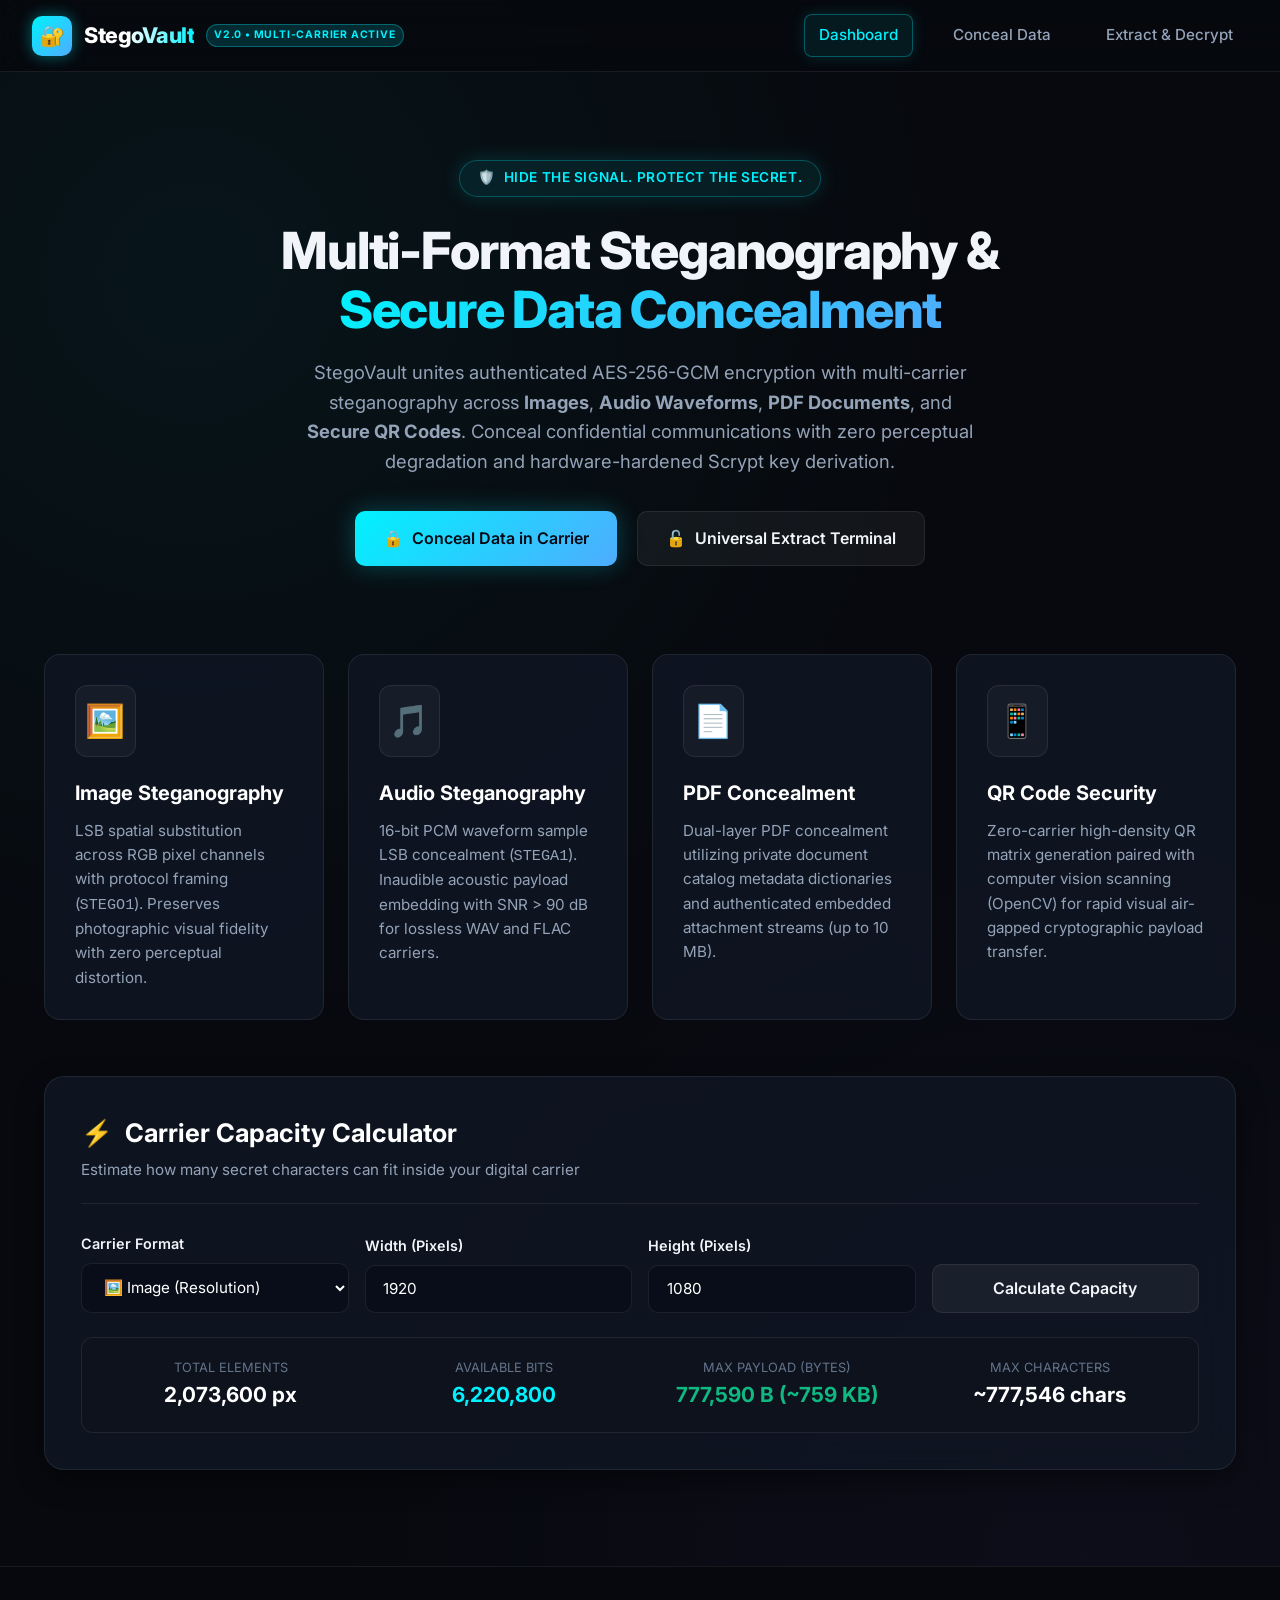
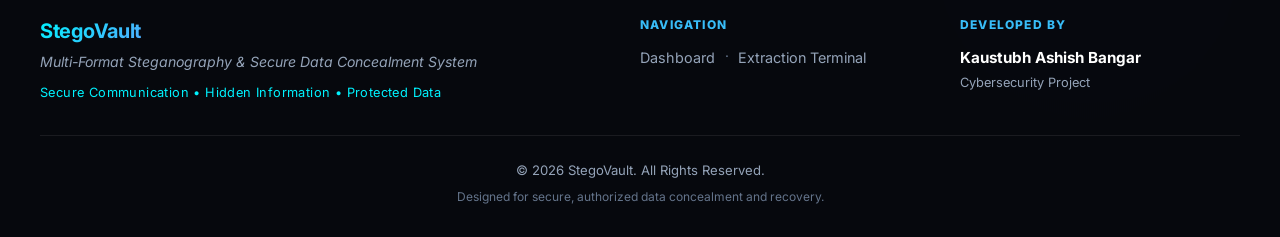
<file: templates/index.html>
<!DOCTYPE html>
<html lang="en">
<head>
  <meta charset="UTF-8">
  <meta name="viewport" content="width=device-width, initial-scale=1.0">
  <title>StegoVault | Multi-Format Steganography & Secure Concealment</title>
  <meta name="description" content="StegoVault: Conceal confidential information inside Images, Audio Waveforms, PDFs, and QR Codes using AES-256-GCM encryption and steganography.">
  <link rel="preconnect" href="https://fonts.googleapis.com">
  <link rel="preconnect" href="https://fonts.gstatic.com" crossorigin>
  <link rel="icon" href="data:image/svg+xml,<svg xmlns='http://www.w3.org/2000/svg' viewBox='0 0 100 100'><text y='.9em' font-size='90'>🔐</text></svg>">
  <link href="https://fonts.googleapis.com/css2?family=Inter:wght@400;500;600;700;800&family=JetBrains+Mono:wght@400;500;700&display=swap" rel="stylesheet">
  <link rel="stylesheet" href="/static/css/style.css">
</head>
<body>

  <!-- Navigation Bar -->
  <nav class="navbar" id="main-nav">
    <a href="/" class="brand-container" id="brand-link">
      <div class="brand-icon">🔐</div>
      <div>
        <div class="brand-title">StegoVault</div>
      </div>
      <span class="brand-badge">v2.0 • Multi-Carrier Active</span>
    </a>

    <ul class="nav-links">
      <li><a href="/" class="nav-link active" id="nav-dashboard">Dashboard</a></li>
      <li><a href="/encode" class="nav-link" id="nav-encode">Conceal Data</a></li>
      <li><a href="/decode" class="nav-link" id="nav-decode">Extract & Decrypt</a></li>
    </ul>
  </nav>

  <!-- Main Content -->
  <main class="main-content">
    
    <!-- Hero Section -->
    <section class="hero" id="hero-section">
      <div class="hero-tagline">
        <span>🛡️</span> Hide the Signal. Protect the Secret.
      </div>
      <h1 class="hero-title">
        Multi-Format Steganography &<br>
        <span>Secure Data Concealment</span>
      </h1>
      <p class="hero-desc">
        StegoVault unites authenticated AES-256-GCM encryption with multi-carrier steganography across <strong>Images</strong>, <strong>Audio Waveforms</strong>, <strong>PDF Documents</strong>, and <strong>Secure QR Codes</strong>. Conceal confidential communications with zero perceptual degradation and hardware-hardened Scrypt key derivation.
      </p>

      <div class="hero-actions">
        <a href="/encode" class="btn btn-primary" id="hero-btn-encode">
          <span>🔒</span> Conceal Data in Carrier
        </a>
        <a href="/decode" class="btn btn-secondary" id="hero-btn-decode">
          <span>🔓</span> Universal Extract Terminal
        </a>
      </div>
    </section>

    <!-- Core Carrier Architecture Cards -->
    <section class="grid-features" id="features-section">
      <div class="feature-card">
        <div class="card-icon">🖼️</div>
        <h3 class="card-title">Image Steganography</h3>
        <p class="card-desc">
          LSB spatial substitution across RGB pixel channels with protocol framing (<code>STEGO1</code>). Preserves photographic visual fidelity with zero perceptual distortion.
        </p>
      </div>

      <div class="feature-card">
        <div class="card-icon">🎵</div>
        <h3 class="card-title">Audio Steganography</h3>
        <p class="card-desc">
          16-bit PCM waveform sample LSB concealment (<code>STEGA1</code>). Inaudible acoustic payload embedding with SNR &gt; 90 dB for lossless WAV and FLAC carriers.
        </p>
      </div>

      <div class="feature-card">
        <div class="card-icon">📄</div>
        <h3 class="card-title">PDF Concealment</h3>
        <p class="card-desc">
          Dual-layer PDF concealment utilizing private document catalog metadata dictionaries and authenticated embedded attachment streams (up to 10 MB).
        </p>
      </div>

      <div class="feature-card">
        <div class="card-icon">📱</div>
        <h3 class="card-title">QR Code Security</h3>
        <p class="card-desc">
          Zero-carrier high-density QR matrix generation paired with computer vision scanning (OpenCV) for rapid visual air-gapped cryptographic payload transfer.
        </p>
      </div>
    </section>

    <!-- Interactive Capacity Calculator Widget -->
    <section style="margin-top: 3.5rem;">
      <div class="glass-panel" id="capacity-calculator-panel">
        <div class="panel-header">
          <div>
            <h2 class="panel-title"><span>⚡</span> Carrier Capacity Calculator</h2>
            <p class="panel-subtitle">Estimate how many secret characters can fit inside your digital carrier</p>
          </div>
        </div>

        <div style="display: grid; grid-template-columns: repeat(auto-fit, minmax(200px, 1fr)); gap: 1rem; align-items: end;">
          <div class="form-group" style="margin-bottom: 0;">
            <label class="form-label" for="calc-carrier-type">Carrier Format</label>
            <select id="calc-carrier-type" class="form-input" onchange="toggleCalcInputs()">
              <option value="image" selected>🖼️ Image (Resolution)</option>
              <option value="audio">🎵 Audio Waveform (Duration)</option>
            </select>
          </div>
          <div class="form-group" id="group-width" style="margin-bottom: 0;">
            <label class="form-label" for="calc-width">Width (Pixels)</label>
            <input type="number" id="calc-width" class="form-input" value="1920" min="10" max="10000">
          </div>
          <div class="form-group" id="group-height" style="margin-bottom: 0;">
            <label class="form-label" for="calc-height">Height (Pixels)</label>
            <input type="number" id="calc-height" class="form-input" value="1080" min="10" max="10000">
          </div>
          <div class="form-group" id="group-duration" style="margin-bottom: 0; display: none;">
            <label class="form-label" for="calc-duration">Duration (Seconds, 44.1kHz Stereo)</label>
            <input type="number" id="calc-duration" class="form-input" value="60" min="1" max="3600">
          </div>
          <div class="form-group" style="margin-bottom: 0;">
            <button class="btn btn-secondary" id="btn-calc" style="width: 100%;">Calculate Capacity</button>
          </div>
        </div>

        <div id="calc-result" style="margin-top: 1.5rem; padding: 1.25rem; background: var(--bg-secondary); border-radius: 12px; border: 1px solid var(--border-subtle); display: grid; grid-template-columns: repeat(auto-fit, minmax(180px, 1fr)); gap: 1rem; text-align: center;">
          <div>
            <div style="color: var(--text-faint); font-size: 0.8rem; text-transform: uppercase;">Total Elements</div>
            <div id="calc-pixels" style="font-size: 1.3rem; font-weight: 700; color: #fff;">2,073,600 px</div>
          </div>
          <div>
            <div style="color: var(--text-faint); font-size: 0.8rem; text-transform: uppercase;">Available Bits</div>
            <div id="calc-bits" style="font-size: 1.3rem; font-weight: 700; color: var(--accent-cyan);">6,220,800</div>
          </div>
          <div>
            <div style="color: var(--text-faint); font-size: 0.8rem; text-transform: uppercase;">Max Payload (Bytes)</div>
            <div id="calc-bytes" style="font-size: 1.3rem; font-weight: 700; color: var(--accent-emerald);">777,590 B (~759 KB)</div>
          </div>
          <div>
            <div style="color: var(--text-faint); font-size: 0.8rem; text-transform: uppercase;">Max Characters</div>
            <div id="calc-chars" style="font-size: 1.3rem; font-weight: 700; color: #fff;">~777,546 chars</div>
          </div>
        </div>
      </div>
    </section>

  </main>

  <!-- Footer -->
  <footer class="footer">
    <div class="footer-container">
      <div class="footer-brand">
        <div class="footer-title"><strong>StegoVault</strong></div>
        <div class="footer-subtitle"><em>Multi-Format Steganography &amp; Secure Data Concealment System</em></div>
        <div class="footer-tagline">Secure Communication • Hidden Information • Protected Data</div>
      </div>

      <div class="footer-nav-col">
        <div class="footer-heading">NAVIGATION</div>
        <div class="footer-links">
          <a href="/" class="footer-link">Dashboard</a>
          <span class="footer-sep">·</span>
          <a href="/decode" class="footer-link">Extraction Terminal</a>
        </div>
      </div>

      <div class="footer-credits">
        <div class="footer-heading">DEVELOPED BY</div>
        <div class="footer-author">Kaustubh Ashish Bangar</div>
        <div class="footer-project-tag">Cybersecurity Project</div>
      </div>
    </div>

    <div class="footer-bottom">
      <div class="footer-copy">&copy; 2026 StegoVault. All Rights Reserved.</div>
      <div class="footer-disclaimer">Designed for secure, authorized data concealment and recovery.</div>
    </div>
  </footer>

  <script>
    const calcType = document.getElementById('calc-carrier-type');
    const widthInput = document.getElementById('calc-width');
    const heightInput = document.getElementById('calc-height');
    const durationInput = document.getElementById('calc-duration');
    const groupWidth = document.getElementById('group-width');
    const groupHeight = document.getElementById('group-height');
    const groupDuration = document.getElementById('group-duration');
    const btnCalc = document.getElementById('btn-calc');

    function toggleCalcInputs() {
      if (calcType.value === 'image') {
        groupWidth.style.display = 'block';
        groupHeight.style.display = 'block';
        groupDuration.style.display = 'none';
      } else {
        groupWidth.style.display = 'none';
        groupHeight.style.display = 'none';
        groupDuration.style.display = 'block';
      }
      updateCapacity();
    }

    function updateCapacity() {
      let elements = 0;
      let bits = 0;

      if (calcType.value === 'image') {
        const w = parseInt(widthInput.value) || 0;
        const h = parseInt(heightInput.value) || 0;
        elements = w * h;
        bits = elements * 3;
        document.getElementById('calc-pixels').innerText = `${elements.toLocaleString()} px`;
      } else {
        const secs = parseFloat(durationInput.value) || 0;
        const totalSamples = secs * 44100 * 2; // 44.1kHz stereo
        elements = totalSamples;
        bits = totalSamples;
        document.getElementById('calc-pixels').innerText = `${Math.round(elements).toLocaleString()} samples`;
      }

      const totalBytes = Math.floor(bits / 8);
      const payloadBytes = Math.max(0, totalBytes - 10);
      const maxChars = Math.max(0, payloadBytes - 44);

      document.getElementById('calc-bits').innerText = bits.toLocaleString();
      document.getElementById('calc-bytes').innerText = `${payloadBytes.toLocaleString()} B (~${(payloadBytes / 1024).toFixed(1)} KB)`;
      document.getElementById('calc-chars').innerText = `~${maxChars.toLocaleString()} chars`;
    }

    widthInput.addEventListener('input', updateCapacity);
    heightInput.addEventListener('input', updateCapacity);
    durationInput.addEventListener('input', updateCapacity);
    btnCalc.addEventListener('click', updateCapacity);
  </script>
</body>
</html>
</file>
<file: static/css/style.css>
/* ==========================================================================
   StegoVault - Cyber Security & Steganography Design System
   "Hide the Signal. Protect the Secret."
   ========================================================================== */

:root {
  /* Color Palette */
  --bg-primary: #07090e;
  --bg-secondary: #0d121d;
  --bg-card: rgba(16, 23, 38, 0.75);
  --bg-card-hover: rgba(22, 32, 54, 0.85);
  --bg-input: rgba(9, 14, 26, 0.9);
  
  --border-subtle: rgba(255, 255, 255, 0.08);
  --border-accent: rgba(0, 242, 254, 0.3);
  --border-focus: #00f2fe;

  --text-main: #f1f5f9;
  --text-muted: #94a3b8;
  --text-faint: #64748b;

  /* Neon & Cyber Accents */
  --accent-cyan: #00f2fe;
  --accent-blue: #38bdf8;
  --accent-indigo: #6366f1;
  --accent-purple: #8b5cf6;
  --accent-emerald: #10b981;
  --accent-crimson: #f43f5e;
  --accent-amber: #f59e0b;

  --gradient-cyber: linear-gradient(135deg, #00f2fe 0%, #4facfe 100%);
  --gradient-shield: linear-gradient(135deg, #8b5cf6 0%, #3b82f6 100%);
  --gradient-glow: linear-gradient(180deg, rgba(0, 242, 254, 0.15) 0%, transparent 100%);
  --gradient-card: linear-gradient(145deg, rgba(255, 255, 255, 0.03) 0%, rgba(255, 255, 255, 0.01) 100%);

  /* Shadows */
  --shadow-sm: 0 4px 6px -1px rgba(0, 0, 0, 0.4);
  --shadow-lg: 0 10px 30px -5px rgba(0, 0, 0, 0.6);
  --shadow-neon: 0 0 25px rgba(0, 242, 254, 0.25);
  --shadow-purple-neon: 0 0 25px rgba(139, 92, 246, 0.3);

  /* Typography */
  --font-sans: 'Inter', -apple-system, BlinkMacSystemFont, 'Segoe UI', Roboto, sans-serif;
  --font-mono: 'JetBrains Mono', 'Fira Code', monospace;

  /* Transitions */
  --transition-fast: 0.15s ease;
  --transition-normal: 0.25s cubic-bezier(0.4, 0, 0.2, 1);
}

/* Base Styles */
*, *::before, *::after {
  box-sizing: border-box;
  margin: 0;
  padding: 0;
}

body {
  font-family: var(--font-sans);
  background-color: var(--bg-primary);
  color: var(--text-main);
  line-height: 1.6;
  min-height: 100vh;
  display: flex;
  flex-direction: column;
  overflow-x: hidden;
  background-image: 
    radial-gradient(circle at 15% 15%, rgba(0, 242, 254, 0.05) 0%, transparent 40%),
    radial-gradient(circle at 85% 85%, rgba(139, 92, 246, 0.05) 0%, transparent 40%);
}

/* Navigation Bar */
.navbar {
  position: sticky;
  top: 0;
  z-index: 100;
  backdrop-filter: blur(16px);
  -webkit-backdrop-filter: blur(16px);
  background: rgba(7, 9, 14, 0.85);
  border-bottom: 1px solid var(--border-subtle);
  padding: 0.9rem 2rem;
  display: flex;
  align-items: center;
  justify-content: space-between;
}

.brand-container {
  display: flex;
  align-items: center;
  gap: 0.75rem;
  text-decoration: none;
  color: var(--text-main);
}

.brand-icon {
  width: 40px;
  height: 40px;
  border-radius: 10px;
  background: var(--gradient-cyber);
  display: flex;
  align-items: center;
  justify-content: center;
  font-size: 1.25rem;
  box-shadow: 0 0 15px rgba(0, 242, 254, 0.4);
}

.brand-title {
  font-size: 1.35rem;
  font-weight: 800;
  letter-spacing: -0.5px;
  background: linear-gradient(90deg, #ffffff 40%, var(--accent-cyan) 100%);
  background-clip: text;
  -webkit-background-clip: text;
  -webkit-text-fill-color: transparent;
}

.brand-badge {
  font-size: 0.65rem;
  text-transform: uppercase;
  font-weight: 700;
  padding: 2px 7px;
  border-radius: 20px;
  background: rgba(0, 242, 254, 0.15);
  color: var(--accent-cyan);
  border: 1px solid rgba(0, 242, 254, 0.3);
  letter-spacing: 0.8px;
}

.nav-links {
  display: flex;
  align-items: center;
  gap: 1.5rem;
  list-style: none;
}

.nav-link {
  color: var(--text-muted);
  text-decoration: none;
  font-size: 0.95rem;
  font-weight: 500;
  padding: 0.5rem 0.9rem;
  border-radius: 8px;
  border: 1px solid transparent;
  cursor: pointer;
  transition: color var(--transition-fast), background-color var(--transition-fast), border-color var(--transition-fast), box-shadow var(--transition-fast);
  display: inline-flex;
  align-items: center;
  gap: 0.5rem;
}

.nav-link:hover {
  color: #fff;
  background: rgba(255, 255, 255, 0.05);
  border-color: var(--border-subtle);
}

.nav-link.active {
  color: var(--accent-cyan);
  background: rgba(0, 242, 254, 0.08);
  border-color: rgba(0, 242, 254, 0.3);
  box-shadow: 0 0 15px rgba(0, 242, 254, 0.15);
}

/* Layout Container */
.main-content {
  flex: 1;
  max-width: 1240px;
  margin: 0 auto;
  width: 100%;
  padding: 2.5rem 1.5rem 4rem;
}

/* Hero Section */
.hero {
  text-align: center;
  padding: 3rem 1rem 3.5rem;
  position: relative;
}

.hero-tagline {
  display: inline-flex;
  align-items: center;
  gap: 0.5rem;
  background: rgba(0, 242, 254, 0.08);
  border: 1px solid rgba(0, 242, 254, 0.25);
  padding: 0.4rem 1.1rem;
  border-radius: 30px;
  color: var(--accent-cyan);
  font-size: 0.85rem;
  font-weight: 600;
  letter-spacing: 0.6px;
  text-transform: uppercase;
  margin-bottom: 1.5rem;
  box-shadow: 0 0 20px rgba(0, 242, 254, 0.15);
}

.hero-title {
  font-size: 3.2rem;
  font-weight: 800;
  letter-spacing: -1.2px;
  line-height: 1.15;
  margin-bottom: 1.25rem;
}

.hero-title span {
  background: var(--gradient-cyber);
  background-clip: text;
  -webkit-background-clip: text;
  -webkit-text-fill-color: transparent;
}

.hero-desc {
  max-width: 680px;
  margin: 0 auto 2.2rem;
  color: var(--text-muted);
  font-size: 1.15rem;
}

.hero-actions {
  display: flex;
  justify-content: center;
  gap: 1.2rem;
  flex-wrap: wrap;
}

/* Primary and Secondary Buttons */
.btn {
  display: inline-flex;
  align-items: center;
  justify-content: center;
  gap: 0.6rem;
  padding: 0.85rem 1.75rem;
  border-radius: 10px;
  font-size: 1rem;
  font-weight: 600;
  text-decoration: none;
  cursor: pointer;
  border: none;
  transition: var(--transition-normal);
  font-family: var(--font-sans);
}

.btn-primary {
  background: var(--gradient-cyber);
  color: #050a14;
  box-shadow: var(--shadow-neon);
}

.btn-primary:hover {
  transform: translateY(-2px);
  box-shadow: 0 0 35px rgba(0, 242, 254, 0.5);
}

.btn-secondary {
  background: rgba(255, 255, 255, 0.05);
  color: var(--text-main);
  border: 1px solid var(--border-subtle);
}

.btn-secondary:hover {
  background: rgba(255, 255, 255, 0.1);
  border-color: rgba(255, 255, 255, 0.2);
  transform: translateY(-2px);
}

.btn-purple {
  background: var(--gradient-shield);
  color: #fff;
  box-shadow: var(--shadow-purple-neon);
}

.btn-purple:hover {
  transform: translateY(-2px);
  box-shadow: 0 0 35px rgba(139, 92, 246, 0.5);
}

.btn-sm {
  padding: 0.5rem 1rem;
  font-size: 0.85rem;
  border-radius: 6px;
}

/* Feature Grid */
.grid-features {
  display: grid;
  grid-template-columns: repeat(auto-fit, minmax(280px, 1fr));
  gap: 1.5rem;
  margin-top: 2rem;
}

.feature-card {
  background: var(--bg-card);
  backdrop-filter: blur(12px);
  border: 1px solid var(--border-subtle);
  border-radius: 16px;
  padding: 1.85rem;
  transition: var(--transition-normal);
  position: relative;
  overflow: hidden;
}

.feature-card::before {
  content: '';
  position: absolute;
  top: 0;
  left: 0;
  right: 0;
  height: 3px;
  background: var(--gradient-cyber);
  opacity: 0;
  transition: var(--transition-fast);
}

.feature-card:hover {
  background: var(--bg-card-hover);
  border-color: var(--border-accent);
  transform: translateY(-4px);
  box-shadow: var(--shadow-lg);
}

.feature-card:hover::before {
  opacity: 1;
}

.card-icon {
  font-size: 2rem;
  margin-bottom: 1.25rem;
  display: inline-block;
  padding: 0.6rem;
  border-radius: 12px;
  background: rgba(255, 255, 255, 0.04);
  border: 1px solid var(--border-subtle);
}

.card-title {
  font-size: 1.25rem;
  font-weight: 700;
  margin-bottom: 0.6rem;
  color: #fff;
}

.card-desc {
  color: var(--text-muted);
  font-size: 0.95rem;
}

/* Form / Panel Container */
.panel-container {
  max-width: 860px;
  margin: 0 auto;
}

.glass-panel {
  background: var(--bg-card);
  backdrop-filter: blur(16px);
  -webkit-backdrop-filter: blur(16px);
  border: 1px solid var(--border-subtle);
  border-radius: 20px;
  padding: 2.25rem;
  box-shadow: var(--shadow-lg);
  margin-bottom: 2rem;
  position: relative;
}

.panel-header {
  margin-bottom: 1.75rem;
  border-bottom: 1px solid var(--border-subtle);
  padding-bottom: 1.25rem;
  display: flex;
  align-items: center;
  justify-content: space-between;
}

.panel-title {
  font-size: 1.6rem;
  font-weight: 700;
  color: #fff;
  display: flex;
  align-items: center;
  gap: 0.75rem;
}

.panel-subtitle {
  color: var(--text-muted);
  font-size: 0.95rem;
  margin-top: 0.25rem;
}

/* Form Groups & Inputs */
.form-group {
  margin-bottom: 1.6rem;
}

.form-label {
  display: block;
  font-size: 0.9rem;
  font-weight: 600;
  color: var(--text-main);
  margin-bottom: 0.5rem;
  display: flex;
  align-items: center;
  justify-content: space-between;
}

.form-label span.hint {
  font-size: 0.8rem;
  color: var(--text-faint);
  font-weight: 400;
}

.form-input, .form-textarea {
  width: 100%;
  padding: 0.85rem 1.1rem;
  background: var(--bg-input);
  border: 1px solid var(--border-subtle);
  border-radius: 10px;
  color: #fff;
  font-family: var(--font-sans);
  font-size: 0.95rem;
  transition: var(--transition-fast);
}

.form-input:focus, .form-textarea:focus {
  outline: none;
  border-color: var(--accent-cyan);
  box-shadow: 0 0 0 3px rgba(0, 242, 254, 0.15);
}

.form-textarea {
  min-height: 120px;
  resize: vertical;
}

.password-wrapper {
  position: relative;
  display: flex;
  align-items: center;
}

.password-toggle {
  position: absolute;
  right: 12px;
  background: none;
  border: none;
  color: var(--text-muted);
  cursor: pointer;
  font-size: 1.1rem;
  padding: 4px 8px;
}

.password-toggle:hover {
  color: #fff;
}

/* Dropzone Upload */
.upload-dropzone {
  border: 2px dashed rgba(255, 255, 255, 0.15);
  border-radius: 14px;
  padding: 2.2rem 1.5rem;
  text-align: center;
  background: rgba(255, 255, 255, 0.015);
  cursor: pointer;
  transition: var(--transition-normal);
  position: relative;
}

.upload-dropzone:hover, .upload-dropzone.dragover {
  border-color: var(--accent-cyan);
  background: rgba(0, 242, 254, 0.04);
  box-shadow: 0 0 20px rgba(0, 242, 254, 0.1);
}

.dropzone-icon {
  font-size: 2.5rem;
  margin-bottom: 0.75rem;
  color: var(--accent-cyan);
}

.dropzone-title {
  font-size: 1.05rem;
  font-weight: 600;
  color: #fff;
  margin-bottom: 0.25rem;
}

.dropzone-subtitle {
  color: var(--text-muted);
  font-size: 0.85rem;
}

.file-input-hidden {
  display: none;
}

/* File Preview Card */
.preview-card {
  display: none;
  margin-top: 1.25rem;
  background: var(--bg-secondary);
  border: 1px solid var(--border-subtle);
  border-radius: 12px;
  padding: 1rem;
  align-items: center;
  gap: 1.25rem;
}

.preview-thumbnail {
  width: 70px;
  height: 70px;
  object-fit: cover;
  border-radius: 8px;
  border: 1px solid var(--border-subtle);
}

.preview-details {
  flex: 1;
}

.preview-name {
  font-size: 0.95rem;
  font-weight: 600;
  color: #fff;
  word-break: break-all;
}

.preview-meta {
  font-size: 0.8rem;
  color: var(--text-muted);
  margin-top: 0.25rem;
}

/* Carrier Capacity Meter */
.capacity-meter-box {
  background: rgba(0, 242, 254, 0.04);
  border: 1px solid rgba(0, 242, 254, 0.2);
  border-radius: 12px;
  padding: 1rem 1.25rem;
  margin-top: 1rem;
  display: none;
}

.capacity-header {
  display: flex;
  justify-content: space-between;
  align-items: center;
  font-size: 0.85rem;
  margin-bottom: 0.5rem;
}

.capacity-title {
  font-weight: 600;
  color: var(--accent-cyan);
  display: flex;
  align-items: center;
  gap: 0.4rem;
}

.capacity-stats {
  font-family: var(--font-mono);
  color: var(--text-muted);
  font-size: 0.8rem;
}

.progress-bar-bg {
  width: 100%;
  height: 7px;
  background: rgba(255, 255, 255, 0.08);
  border-radius: 10px;
  overflow: hidden;
}

.progress-bar-fill {
  height: 100%;
  background: var(--gradient-cyber);
  width: 0%;
  transition: width 0.4s ease;
}

/* Result Card */
.result-box {
  background: var(--bg-secondary);
  border: 1px solid var(--border-subtle);
  border-radius: 14px;
  padding: 1.75rem;
  margin-top: 1.75rem;
}

.result-box.success {
  border-color: rgba(16, 185, 129, 0.4);
  background: linear-gradient(180deg, rgba(16, 185, 129, 0.06) 0%, rgba(13, 18, 29, 0.8) 100%);
}

.result-box.error {
  border-color: rgba(244, 63, 94, 0.4);
  background: linear-gradient(180deg, rgba(244, 63, 94, 0.06) 0%, rgba(13, 18, 29, 0.8) 100%);
}

.secret-display {
  background: #05070c;
  border: 1px solid rgba(0, 242, 254, 0.25);
  border-radius: 10px;
  padding: 1.25rem;
  margin: 1rem 0;
  font-family: var(--font-mono);
  font-size: 1rem;
  color: #fff;
  white-space: pre-wrap;
  word-break: break-all;
  position: relative;
}

/* Security Verification Checklist */
.verification-list {
  display: grid;
  grid-template-columns: repeat(auto-fit, minmax(220px, 1fr));
  gap: 0.75rem;
  margin-top: 1.25rem;
}

.verification-item {
  display: flex;
  align-items: center;
  gap: 0.6rem;
  font-size: 0.85rem;
  padding: 0.6rem 0.85rem;
  border-radius: 8px;
  background: rgba(255, 255, 255, 0.03);
  border: 1px solid var(--border-subtle);
}

.verification-item.verified {
  border-color: rgba(16, 185, 129, 0.3);
  color: var(--accent-emerald);
}

.verification-icon {
  font-size: 1rem;
}

/* Code Snippet Box */
.code-box {
  background: #05070c;
  border: 1px solid var(--border-subtle);
  border-radius: 10px;
  padding: 1rem 1.25rem;
  font-family: var(--font-mono);
  font-size: 0.85rem;
  color: var(--accent-cyan);
  overflow-x: auto;
}

/* Alerts */
.alert {
  padding: 1rem 1.25rem;
  border-radius: 10px;
  margin-bottom: 1.5rem;
  font-size: 0.95rem;
  display: flex;
  align-items: center;
  gap: 0.75rem;
}

.alert-danger {
  background: rgba(244, 63, 94, 0.12);
  border: 1px solid rgba(244, 63, 94, 0.35);
  color: #fecdd3;
}

.alert-success {
  background: rgba(16, 185, 129, 0.12);
  border: 1px solid rgba(16, 185, 129, 0.35);
  color: #a7f3d0;
}

/* Footer */
.footer {
  border-top: 1px solid var(--border-subtle);
  background: rgba(7, 9, 14, 0.96);
  backdrop-filter: blur(12px);
  padding: 3rem 1.5rem 2rem;
  color: var(--text-faint);
  font-size: 0.85rem;
}

.footer-container {
  max-width: 1200px;
  margin: 0 auto;
  display: grid;
  grid-template-columns: 2fr 1fr 1fr;
  gap: 2.5rem;
  align-items: start;
}

.footer-title {
  font-size: 1.25rem;
  font-weight: 800;
  color: #fff;
  letter-spacing: -0.3px;
}

.footer-title strong {
  background: var(--gradient-cyber);
  background-clip: text;
  -webkit-background-clip: text;
  -webkit-text-fill-color: transparent;
}

.footer-subtitle {
  color: var(--text-muted);
  font-size: 0.88rem;
  margin-top: 0.25rem;
}

.footer-tagline {
  color: var(--accent-cyan);
  font-size: 0.8rem;
  margin-top: 0.6rem;
  letter-spacing: 0.4px;
}

.footer-heading {
  font-size: 0.75rem;
  font-weight: 800;
  text-transform: uppercase;
  letter-spacing: 1.2px;
  color: var(--accent-blue);
  margin-bottom: 0.75rem;
}

.footer-links {
  display: flex;
  align-items: center;
  gap: 0.6rem;
  flex-wrap: wrap;
}

.footer-sep {
  color: var(--text-faint);
}

.footer-link {
  color: var(--text-muted);
  text-decoration: none;
  font-size: 0.9rem;
  transition: var(--transition-fast);
}

.footer-link:hover {
  color: var(--accent-cyan);
}

.footer-author {
  font-size: 0.95rem;
  font-weight: 700;
  color: #fff;
}

.footer-project-tag {
  color: var(--text-muted);
  font-size: 0.8rem;
  margin-top: 0.2rem;
}

.footer-bottom {
  max-width: 1200px;
  margin: 2rem auto 0;
  padding-top: 1.5rem;
  border-top: 1px solid var(--border-subtle);
  text-align: center;
}

.footer-copy {
  color: var(--text-muted);
  font-size: 0.82rem;
}

.footer-disclaimer {
  color: var(--text-faint);
  font-size: 0.75rem;
  margin-top: 0.35rem;
}

@media (max-width: 768px) {
  .footer-container {
    grid-template-columns: 1fr;
    text-align: center;
    gap: 1.75rem;
  }
  .footer-links {
    justify-content: center;
  }
}

/* Responsive adjustments */
@media (max-width: 768px) {
  .navbar {
    padding: 0.75rem 1rem;
  }
  .hero-title {
    font-size: 2.2rem;
  }
  .nav-links {
    gap: 0.5rem;
  }
  .glass-panel {
    padding: 1.5rem;
  }
}
</file>
